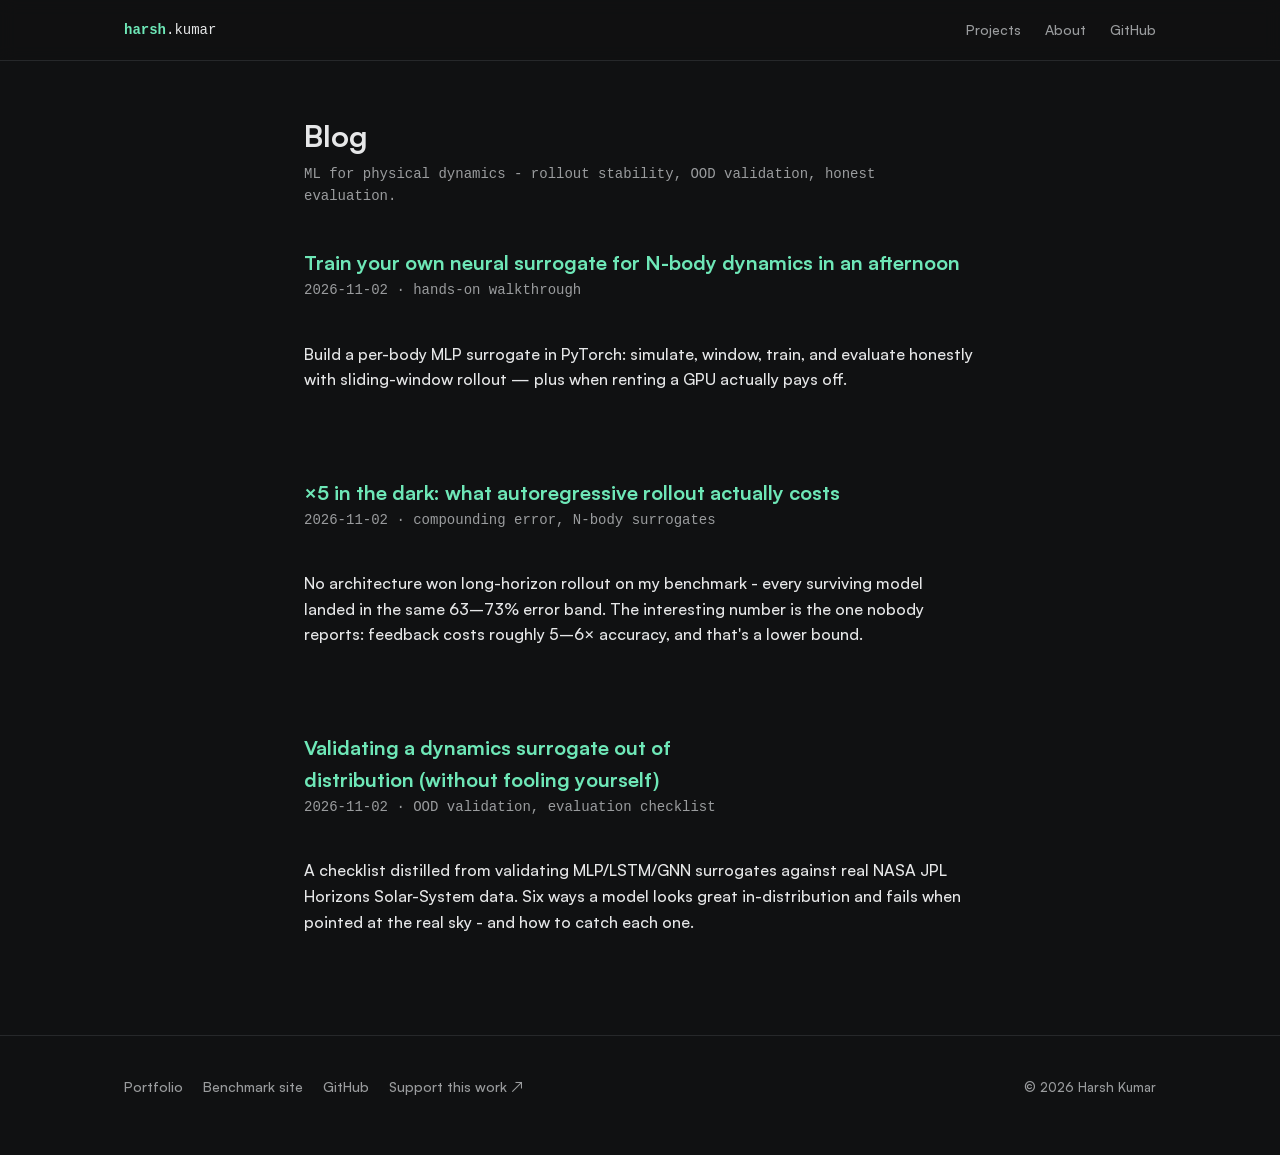
<file: blog/index.html>
<!doctype html>
<html lang="en">
<head>
<meta charset="utf-8">
<meta name="viewport" content="width=device-width, initial-scale=1">
<title>Blog - Harsh Kumar</title>
<meta name="theme-color" content="#101112">
<meta name="description" content="Notes on machine learning for physical dynamics: rollout stability, out-of-distribution validation, and honest evaluation of neural surrogates.">
<link rel="icon" href="data:image/svg+xml,<svg xmlns='http://www.w3.org/2000/svg' viewBox='0 0 100 100'><circle cx='50' cy='50' r='42' fill='%23111' stroke='%23a7f3d0' stroke-width='6'/></svg>">
<link rel="stylesheet" href="style.css">
</head>
<body>
<div class=\"aurora-fld\" aria-hidden=\"true\"></div>

<nav>
  <div class="wrap">
    <a class="name" href="/"><b>harsh</b>.kumar</a>
    <div class="links">
      <a href="/">Projects</a>
      <a href="/#about">About</a>
      <a href="https://github.com/Harsh74-2">GitHub</a>
    </div>
  </div>
</nav>

<section class="list">
  <h1>Blog</h1>
  <p class="meta">ML for physical dynamics - rollout stability, OOD validation, honest evaluation.</p>

  <!-- posts, newest first -->
  <article style="padding:0 0 28px;">
    <h2 style="font-size:20px; margin-bottom:0;"><a class="textlink" href="gpu-walkthrough/">Train your own neural surrogate for N-body dynamics in an afternoon</a></h2>
    <p class="meta">2026-11-02 &middot; hands-on walkthrough</p>
    <p>Build a per-body MLP surrogate in PyTorch: simulate, window, train, and evaluate honestly with sliding-window rollout &mdash; plus when renting a GPU actually pays off.</p>
  </article>

  <article style="padding:0 0 28px;">
    <h2 style="font-size:20px; margin-bottom:0;"><a class="textlink" href="compounding-cost/">&times;5 in the dark: what autoregressive rollout actually costs</a></h2>
    <p class="meta">2026-11-02 &middot; compounding error, N-body surrogates</p>
    <p>No architecture won long-horizon rollout on my benchmark - every surviving model landed in the same 63&ndash;73% error band. The interesting number is the one nobody reports: feedback costs roughly 5&ndash;6&times; accuracy, and that's a lower bound.</p>
  </article>

  <article style="padding:0 0 28px; border-bottom: none;">
    <h2 style="font-size:20px; margin-bottom:0;"><a class="textlink" href="ood-checklist/">Validating a dynamics surrogate out of distribution (without fooling yourself)</a></h2>
    <p class="meta">2026-11-02 &middot; OOD validation, evaluation checklist</p>
    <p>A checklist distilled from validating MLP/LSTM/GNN surrogates against real NASA JPL Horizons Solar-System data. Six ways a model looks great in-distribution and fails when pointed at the real sky - and how to catch each one.</p>
  </article>
</section>

<footer>
  <div class="wrap">
    <div class="links">
      <a href="/">Portfolio</a>
      <a href="https://harsh74-2.github.io/N-body-surrogates/">Benchmark site</a>
      <a href="https://github.com/Harsh74-2">GitHub</a>
      <a href="https://ko-fi.com/harsh40194" class="support">Support this work &nearr;</a>
    </div>
    <span class="fine">&copy; 2026 Harsh Kumar</span>
  </div>
</footer>

</body>
</html>
</file>
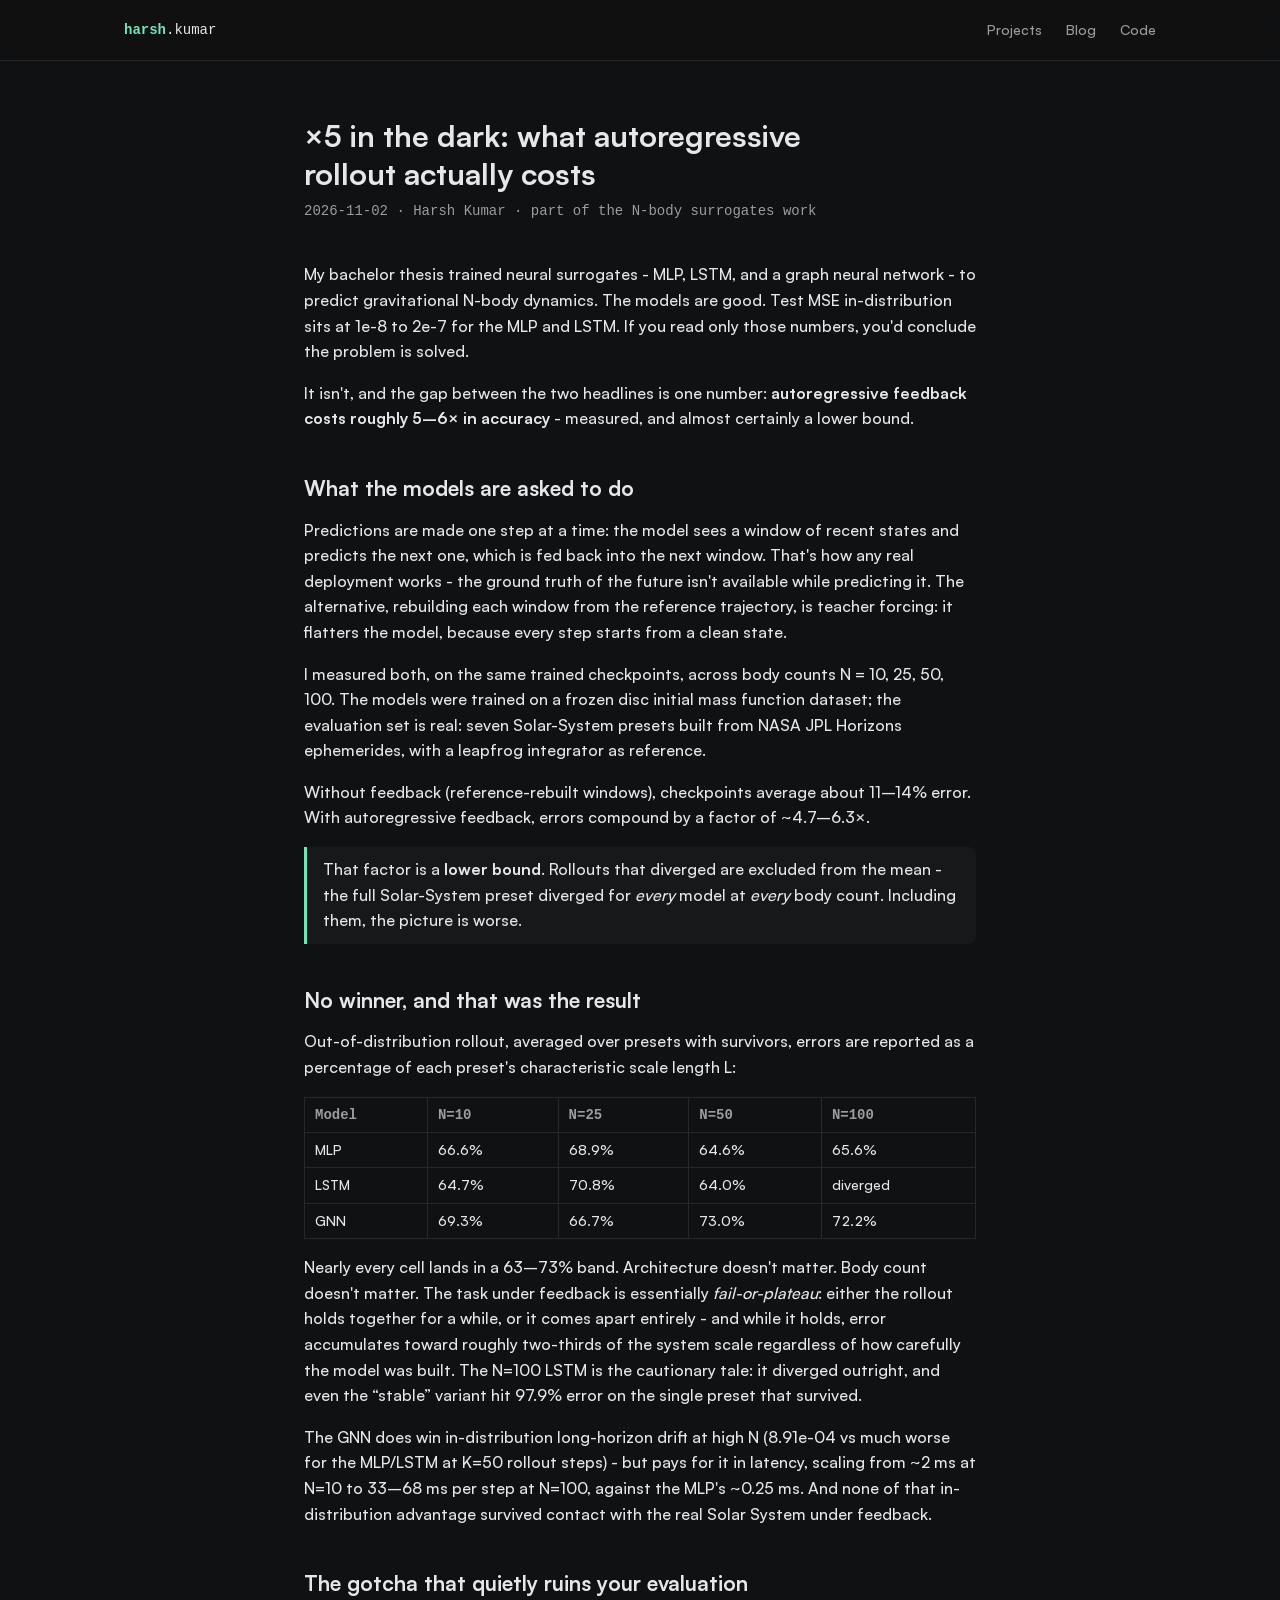
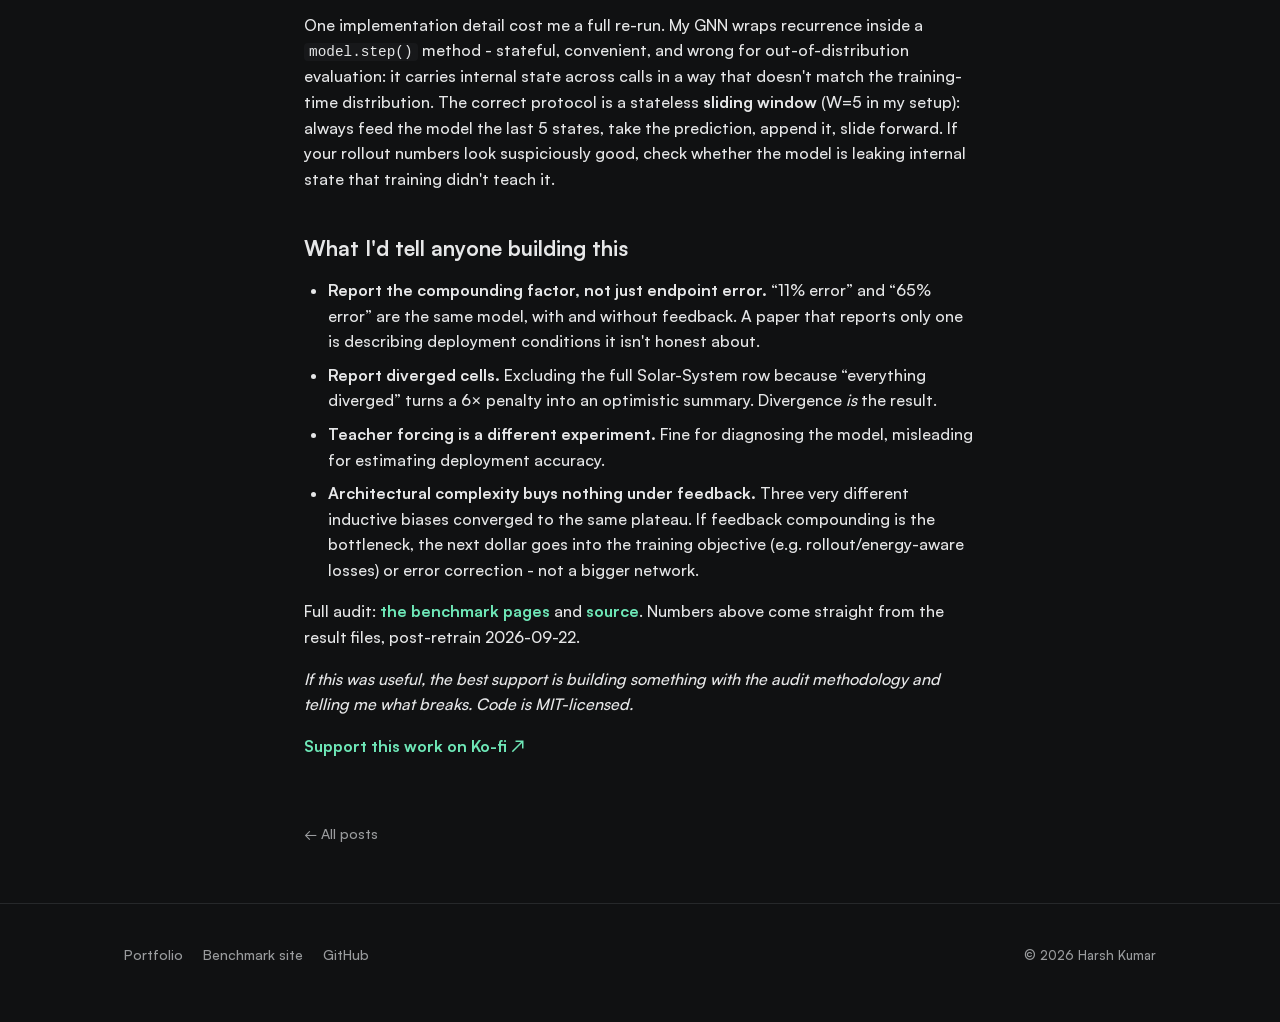
<file: blog/compounding-cost/index.html>
<!doctype html>
<html lang="en">
<head>
<meta charset="utf-8">
<meta name="viewport" content="width=device-width, initial-scale=1">
<title>&times;5 in the dark: what autoregressive rollout actually costs - Harsh Kumar</title>
<meta name="description" content="Autoregressive rollout cost my N-body MLP/LSTM/GNN surrogates a 5-6× accuracy penalty - a lower bound, since diverged rollouts were excluded. No architecture escaped the 63-73% error band. What that means for long-horizon prediction with learned models.">
<link rel="canonical" href="https://harsh74-2.github.io/blog/compounding-cost/">
<meta name="theme-color" content="#101112">
<link rel="icon" href="data:image/svg+xml,<svg xmlns='http://www.w3.org/2000/svg' viewBox='0 0 100 100'><circle cx='50' cy='50' r='42' fill='%23111' stroke='%23a7f3d0' stroke-width='6'/></svg>">
<link rel="stylesheet" href="../style.css">
</head>
<body>

<nav>
  <div class="wrap">
    <a class="name" href="/"><b>harsh</b>.kumar</a>
    <div class="links">
      <a href="/">Projects</a>
      <a href="/blog/">Blog</a>
      <a href="https://github.com/Harsh74-2/n-body-surrogates">Code</a>
    </div>
  </div>
</nav>

<article>
  <h1>&times;5 in the dark: what autoregressive rollout actually costs</h1>
  <p class="meta">2026-11-02 &middot; Harsh Kumar &middot; part of the N-body surrogates work</p>

  <p>My bachelor thesis trained neural surrogates - MLP, LSTM, and a graph neural network - to predict gravitational N-body dynamics. The models are good. Test MSE in-distribution sits at 1e-8 to 2e-7 for the MLP and LSTM. If you read only those numbers, you'd conclude the problem is solved.</p>

  <p>It isn't, and the gap between the two headlines is one number: <strong>autoregressive feedback costs roughly 5&ndash;6&times; in accuracy</strong> - measured, and almost certainly a lower bound.</p>

  <h2>What the models are asked to do</h2>

  <p>Predictions are made one step at a time: the model sees a window of recent states and predicts the next one, which is fed back into the next window. That's how any real deployment works - the ground truth of the future isn't available while predicting it. The alternative, rebuilding each window from the reference trajectory, is teacher forcing: it flatters the model, because every step starts from a clean state.</p>

  <p>I measured both, on the same trained checkpoints, across body counts N = 10, 25, 50, 100. The models were trained on a frozen disc initial mass function dataset; the evaluation set is real: seven Solar-System presets built from NASA JPL Horizons ephemerides, with a leapfrog integrator as reference.</p>

  <p>Without feedback (reference-rebuilt windows), checkpoints average about 11&ndash;14% error. With autoregressive feedback, errors compound by a factor of ~4.7&ndash;6.3&times;.</p>

  <div class="note">That factor is a <strong>lower bound</strong>. Rollouts that diverged are excluded from the mean - the full Solar-System preset diverged for <em>every</em> model at <em>every</em> body count. Including them, the picture is worse.</div>

  <h2>No winner, and that was the result</h2>

  <p>Out-of-distribution rollout, averaged over presets with survivors, errors are reported as a percentage of each preset's characteristic scale length L:</p>

  <table>
    <tr><th>Model</th><th>N=10</th><th>N=25</th><th>N=50</th><th>N=100</th></tr>
    <tr><td>MLP</td><td>66.6%</td><td>68.9%</td><td>64.6%</td><td>65.6%</td></tr>
    <tr><td>LSTM</td><td>64.7%</td><td>70.8%</td><td>64.0%</td><td>diverged</td></tr>
    <tr><td>GNN</td><td>69.3%</td><td>66.7%</td><td>73.0%</td><td>72.2%</td></tr>
  </table>

  <p>Nearly every cell lands in a 63&ndash;73% band. Architecture doesn't matter. Body count doesn't matter. The task under feedback is essentially <em>fail-or-plateau</em>: either the rollout holds together for a while, or it comes apart entirely - and while it holds, error accumulates toward roughly two-thirds of the system scale regardless of how carefully the model was built. The N=100 LSTM is the cautionary tale: it diverged outright, and even the &ldquo;stable&rdquo; variant hit 97.9% error on the single preset that survived.</p>

  <p>The GNN does win in-distribution long-horizon drift at high N (8.91e-04 vs much worse for the MLP/LSTM at K=50 rollout steps) - but pays for it in latency, scaling from ~2 ms at N=10 to 33&ndash;68 ms per step at N=100, against the MLP's ~0.25 ms. And none of that in-distribution advantage survived contact with the real Solar System under feedback.</p>

  <h2>The gotcha that quietly ruins your evaluation</h2>

  <p>One implementation detail cost me a full re-run. My GNN wraps recurrence inside a <code>model.step()</code> method - stateful, convenient, and wrong for out-of-distribution evaluation: it carries internal state across calls in a way that doesn't match the training-time distribution. The correct protocol is a stateless <strong>sliding window</strong> (W=5 in my setup): always feed the model the last 5 states, take the prediction, append it, slide forward. If your rollout numbers look suspiciously good, check whether the model is leaking internal state that training didn't teach it.</p>

  <h2>What I'd tell anyone building this</h2>

  <ul>
    <li><strong>Report the compounding factor, not just endpoint error.</strong> &ldquo;11% error&rdquo; and &ldquo;65% error&rdquo; are the same model, with and without feedback. A paper that reports only one is describing deployment conditions it isn't honest about.</li>
    <li><strong>Report diverged cells.</strong> Excluding the full Solar-System row because &ldquo;everything diverged&rdquo; turns a 6&times; penalty into an optimistic summary. Divergence <em>is</em> the result.</li>
    <li><strong>Teacher forcing is a different experiment.</strong> Fine for diagnosing the model, misleading for estimating deployment accuracy.</li>
    <li><strong>Architectural complexity buys nothing under feedback.</strong> Three very different inductive biases converged to the same plateau. If feedback compounding is the bottleneck, the next dollar goes into the training objective (e.g. rollout/energy-aware losses) or error correction - not a bigger network.</li>
  </ul>

  <p>Full audit: <a class="textlink" href="https://harsh74-2.github.io/N-body-surrogates/">the benchmark pages</a> and <a class="textlink" href="https://github.com/Harsh74-2/n-body-surrogates">source</a>. Numbers above come straight from the result files, post-retrain 2026-09-22.</p>

  <p><em>If this was useful, the best support is building something with the audit methodology and telling me what breaks. Code is MIT-licensed.</em></p>

  <p><a class="textlink" href="https://ko-fi.com/harsh40194">Support this work on Ko-fi &nearr;</a></p>

  <a class="back" href="/blog/">&larr; All posts</a>
</article>

<footer>
  <div class="wrap">
    <div class="links">
      <a href="/">Portfolio</a>
      <a href="https://harsh74-2.github.io/N-body-surrogates/">Benchmark site</a>
      <a href="https://github.com/Harsh74-2">GitHub</a>
    </div>
    <span class="fine">&copy; 2026 Harsh Kumar</span>
  </div>
</footer>

</body>
</html>
</file>
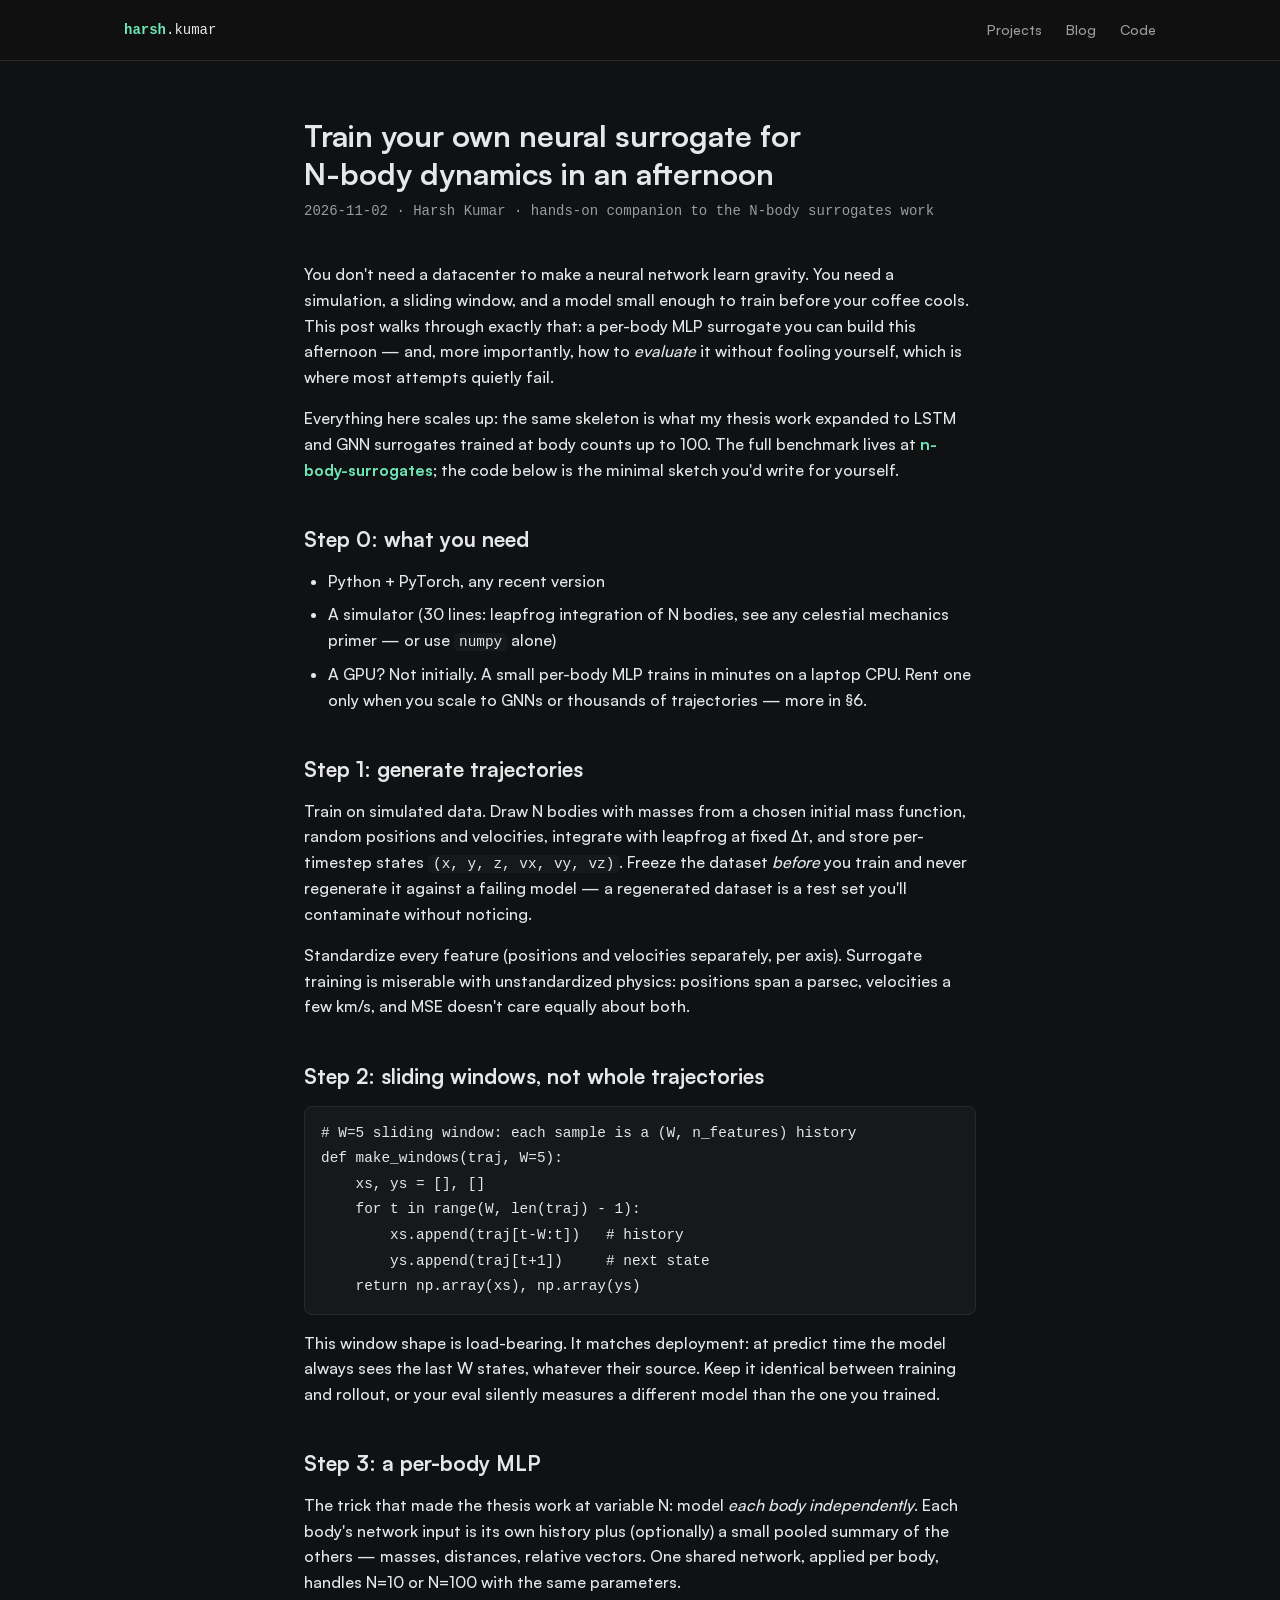
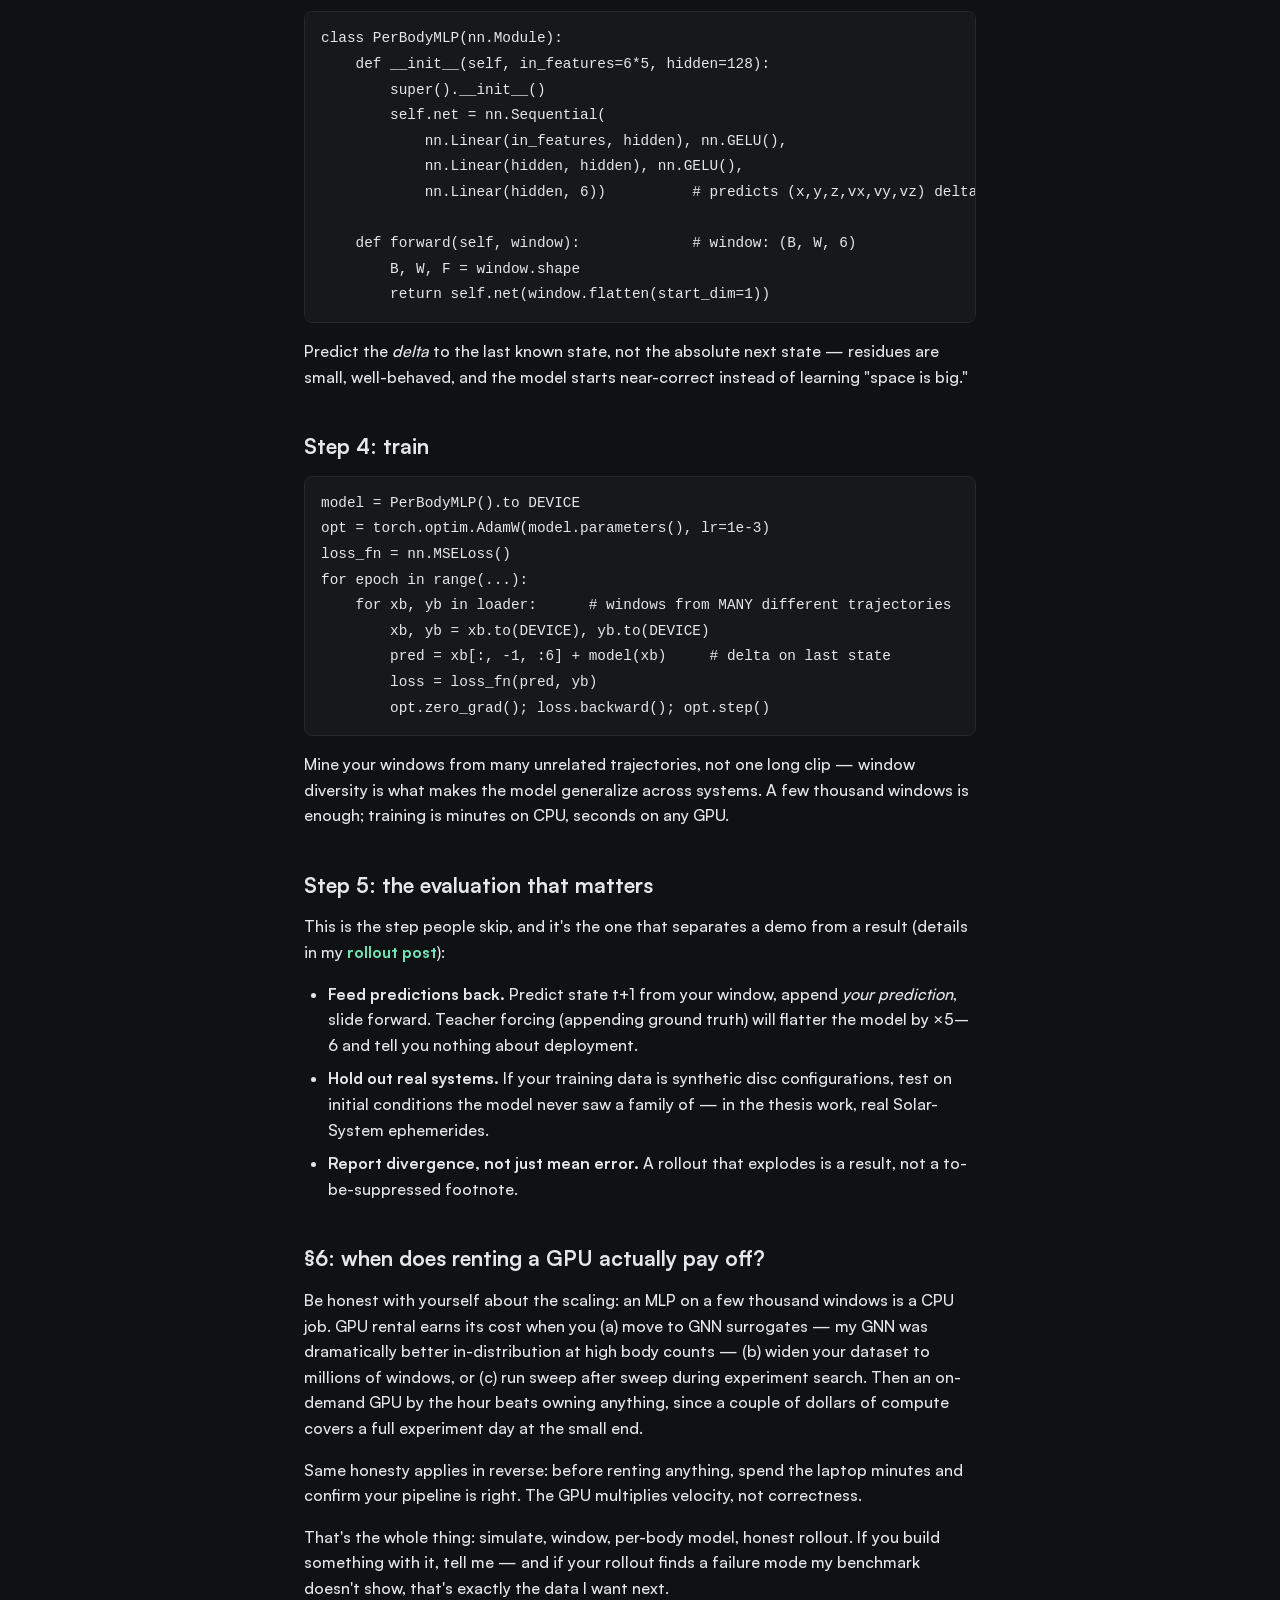
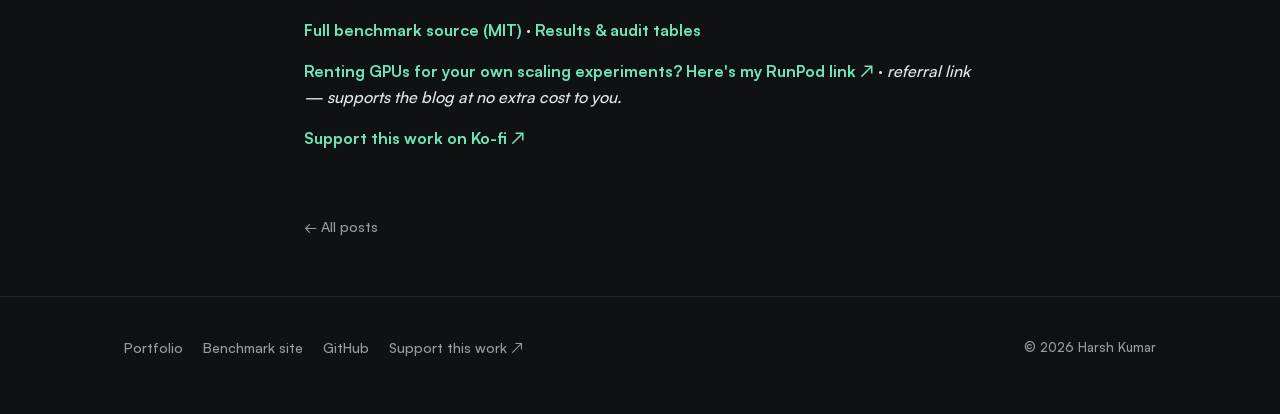
<file: blog/gpu-walkthrough/index.html>
<!doctype html>
<html lang="en">
<head>
<meta charset="utf-8">
<meta name="viewport" content="width=device-width, initial-scale=1">
<title>Train your own neural surrogate for N-body dynamics in an afternoon - Harsh Kumar</title>
<meta name="description" content="A hands-on walkthrough: build and train a small per-body MLP surrogate for gravitational N-body dynamics in PyTorch, evaluate it honestly with sliding-window rollout, and know when renting a GPU actually pays off.">
<link rel="canonical" href="https://harsh74-2.github.io/blog/gpu-walkthrough/">
<link rel="icon" href="data:image/svg+xml,<svg xmlns='http://www.w3.org/2000/svg' viewBox='0 0 100 100'><circle cx='50' cy='50' r='42' fill='%23111' stroke='%23a7f3d0' stroke-width='6'/></svg>">
<meta name="theme-color" content="#101112">
<link rel="stylesheet" href="../style.css">
</head>
<body>

<nav>
  <div class="wrap">
    <a class="name" href="/"><b>harsh</b>.kumar</a>
    <div class="links">
      <a href="/">Projects</a>
      <a href="/blog/">Blog</a>
      <a href="https://github.com/Harsh74-2/n-body-surrogates">Code</a>
    </div>
  </div>
</nav>

<article>
  <h1>Train your own neural surrogate for N-body dynamics in an afternoon</h1>
  <p class="meta">2026-11-02 &middot; Harsh Kumar &middot; hands-on companion to the N-body surrogates work</p>

  <p>You don't need a datacenter to make a neural network learn gravity. You need a simulation, a sliding window, and a model small enough to train before your coffee cools. This post walks through exactly that: a per-body MLP surrogate you can build this afternoon &mdash; and, more importantly, how to <em>evaluate</em> it without fooling yourself, which is where most attempts quietly fail.</p>

  <p>Everything here scales up: the same skeleton is what my thesis work expanded to LSTM and GNN surrogates trained at body counts up to 100. The full benchmark lives at <a class="textlink" href="https://harsh74-2.github.io/N-body-surrogates/">n-body-surrogates</a>; the code below is the minimal sketch you'd write for yourself.</p>

  <h2>Step 0: what you need</h2>
  <ul>
    <li>Python + PyTorch, any recent version</li>
    <li>A simulator (30 lines: leapfrog integration of N bodies, see any celestial mechanics primer &mdash; or use <code>numpy</code> alone)</li>
    <li>A GPU? Not initially. A small per-body MLP trains in minutes on a laptop CPU. Rent one only when you scale to GNNs or thousands of trajectories &mdash; more in &sect;6.</li>
  </ul>

  <h2>Step 1: generate trajectories</h2>

  <p>Train on simulated data. Draw N bodies with masses from a chosen initial mass function, random positions and velocities, integrate with leapfrog at fixed &Delta;t, and store per-timestep states <code>(x, y, z, vx, vy, vz)</code>. Freeze the dataset <em>before</em> you train and never regenerate it against a failing model &mdash; a regenerated dataset is a test set you'll contaminate without noticing.</p>

  <p>Standardize every feature (positions and velocities separately, per axis). Surrogate training is miserable with unstandardized physics: positions span a parsec, velocities a few km/s, and MSE doesn't care equally about both.</p>

  <h2>Step 2: sliding windows, not whole trajectories</h2>

  <pre><code># W=5 sliding window: each sample is a (W, n_features) history
def make_windows(traj, W=5):
    xs, ys = [], []
    for t in range(W, len(traj) - 1):
        xs.append(traj[t-W:t])   # history
        ys.append(traj[t+1])     # next state
    return np.array(xs), np.array(ys)</code></pre>

  <p>This window shape is load-bearing. It matches deployment: at predict time the model always sees the last W states, whatever their source. Keep it identical between training and rollout, or your eval silently measures a different model than the one you trained.</p>

  <h2>Step 3: a per-body MLP</h2>

  <p>The trick that made the thesis work at variable N: model <em>each body independently</em>. Each body's network input is its own history plus (optionally) a small pooled summary of the others &mdash; masses, distances, relative vectors. One shared network, applied per body, handles N=10 or N=100 with the same parameters.</p>

  <pre><code>class PerBodyMLP(nn.Module):
    def __init__(self, in_features=6*5, hidden=128):
        super().__init__()
        self.net = nn.Sequential(
            nn.Linear(in_features, hidden), nn.GELU(),
            nn.Linear(hidden, hidden), nn.GELU(),
            nn.Linear(hidden, 6))          # predicts (x,y,z,vx,vy,vz) delta

    def forward(self, window):             # window: (B, W, 6)
        B, W, F = window.shape
        return self.net(window.flatten(start_dim=1))</code></pre>

  <p>Predict the <em>delta</em> to the last known state, not the absolute next state &mdash; residues are small, well-behaved, and the model starts near-correct instead of learning "space is big."</p>

  <h2>Step 4: train</h2>

  <pre><code>model = PerBodyMLP().to DEVICE
opt = torch.optim.AdamW(model.parameters(), lr=1e-3)
loss_fn = nn.MSELoss()
for epoch in range(...):
    for xb, yb in loader:      # windows from MANY different trajectories
        xb, yb = xb.to(DEVICE), yb.to(DEVICE)
        pred = xb[:, -1, :6] + model(xb)     # delta on last state
        loss = loss_fn(pred, yb)
        opt.zero_grad(); loss.backward(); opt.step()</code></pre>

  <p>Mine your windows from many unrelated trajectories, not one long clip &mdash; window diversity is what makes the model generalize across systems. A few thousand windows is enough; training is minutes on CPU, seconds on any GPU.</p>

  <h2>Step 5: the evaluation that matters</h2>

  <p>This is the step people skip, and it's the one that separates a demo from a result (details in my <a class="textlink" href="../compounding-cost/">rollout post</a>):</p>

  <ul>
    <li><strong>Feed predictions back.</strong> Predict state t+1 from your window, append <em>your prediction</em>, slide forward. Teacher forcing (appending ground truth) will flatter the model by &times;5&ndash;6 and tell you nothing about deployment.</li>
    <li><strong>Hold out real systems.</strong> If your training data is synthetic disc configurations, test on initial conditions the model never saw a family of &mdash; in the thesis work, real Solar-System ephemerides.</li>
    <li><strong>Report divergence, not just mean error.</strong> A rollout that explodes is a result, not a to-be-suppressed footnote.</li>
  </ul>

  <h2>&sect;6: when does renting a GPU actually pay off?</h2>

  <p>Be honest with yourself about the scaling: an MLP on a few thousand windows is a CPU job. GPU rental earns its cost when you (a) move to GNN surrogates &mdash; my GNN was dramatically better in-distribution at high body counts &mdash; (b) widen your dataset to millions of windows, or (c) run sweep after sweep during experiment search. Then an on-demand GPU by the hour beats owning anything, since a couple of dollars of compute covers a full experiment day at the small end.</p>

  <p>Same honesty applies in reverse: before renting anything, spend the laptop minutes and confirm your pipeline is right. The GPU multiplies velocity, not correctness.</p>

  <p>That's the whole thing: simulate, window, per-body model, honest rollout. If you build something with it, tell me &mdash; and if your rollout finds a failure mode my benchmark doesn't show, that's exactly the data I want next.</p>

  <p><a class="textlink" href="https://github.com/Harsh74-2/n-body-surrogates">Full benchmark source (MIT)</a> &middot; <a class="textlink" href="https://harsh74-2.github.io/N-body-surrogates/">Results &amp; audit tables</a></p>

  <!-- RunPod referral: earnings from referred usage; see RunPod referral terms. -->
  <p><a class="textlink" href="https://runpod.io?ref=teim9mzm">Renting GPUs for your own scaling experiments? Here's my RunPod link &nearr;</a> &middot; <em>referral link &mdash; supports the blog at no extra cost to you.</em></p>

  <!-- TODO (monetization): Pinecone link belongs in a future retrieval post; via network approval (re-apply Nov 2026). -->

  <p><a class="textlink" href="https://ko-fi.com/harsh40194">Support this work on Ko-fi &nearr;</a></p>

  <a class="back" href="/blog/">&larr; All posts</a>
</article>

<footer>
  <div class="wrap">
    <div class="links">
      <a href="/">Portfolio</a>
      <a href="https://harsh74-2.github.io/N-body-surrogates/">Benchmark site</a>
      <a href="https://github.com/Harsh74-2">GitHub</a>
      <a href="https://ko-fi.com/harsh40194" class="support">Support this work &nearr;</a>
    </div>
    <span class="fine">&copy; 2026 Harsh Kumar</span>
  </div>
</footer>

</body>
</html>
</file>
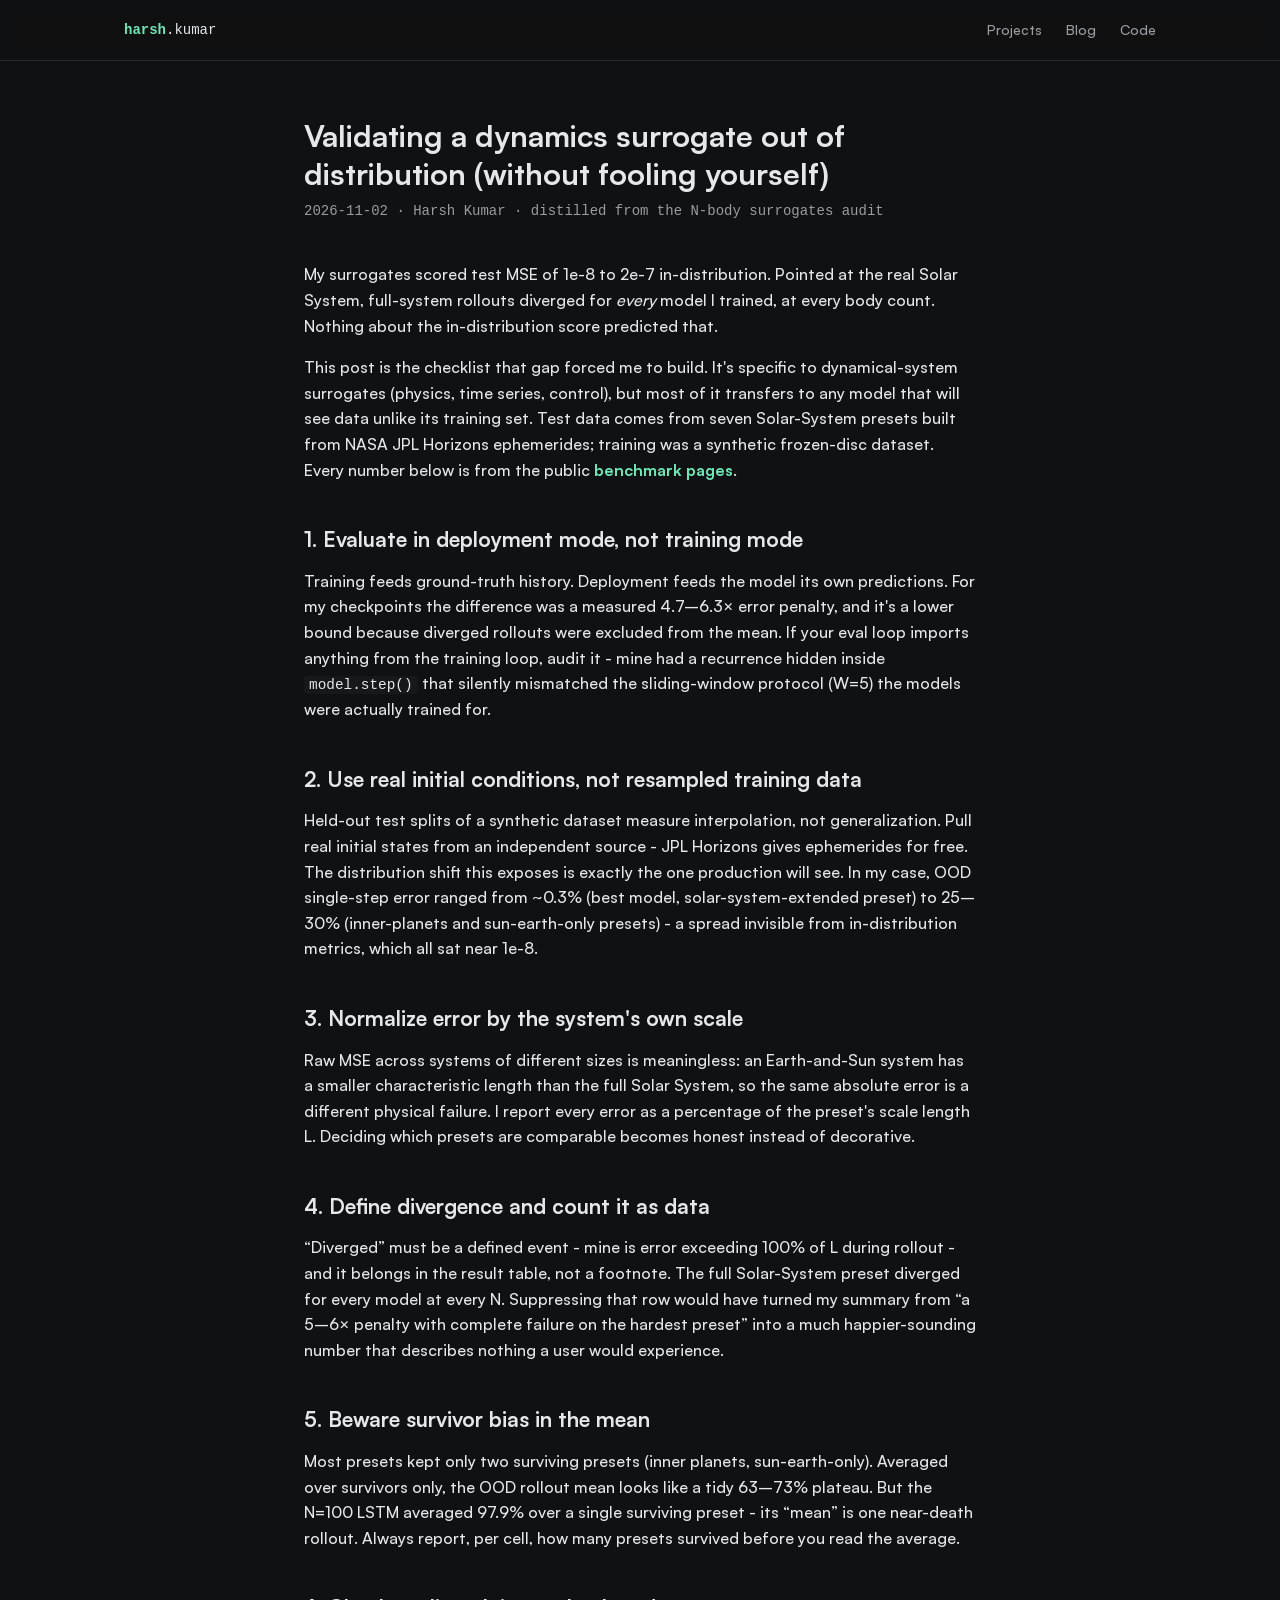
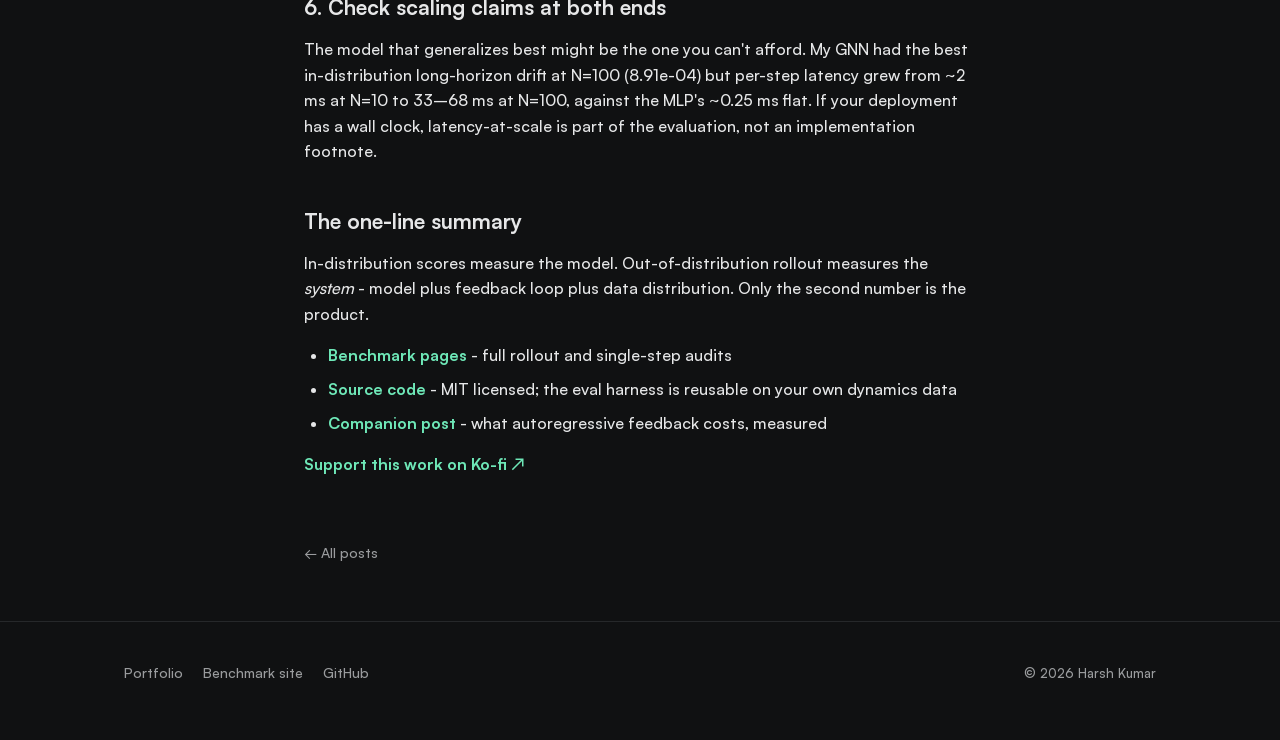
<file: blog/ood-checklist/index.html>
<!doctype html>
<html lang="en">
<head>
<meta charset="utf-8">
<meta name="viewport" content="width=device-width, initial-scale=1">
<title>Validating a dynamics surrogate out of distribution (without fooling yourself) - Harsh Kumar</title>
<meta name="description" content="Six ways a learned dynamics model looks great in-distribution and fails on real data - a checklist distilled from validating MLP/LSTM/GNN N-body surrogates against NASA JPL Horizons Solar-System ephemerides.">
<link rel="canonical" href="https://harsh74-2.github.io/blog/ood-checklist/">
<meta name="theme-color" content="#101112">
<link rel="icon" href="data:image/svg+xml,<svg xmlns='http://www.w3.org/2000/svg' viewBox='0 0 100 100'><circle cx='50' cy='50' r='42' fill='%23111' stroke='%23a7f3d0' stroke-width='6'/></svg>">
<link rel="stylesheet" href="../style.css">
</head>
<body>

<nav>
  <div class="wrap">
    <a class="name" href="/"><b>harsh</b>.kumar</a>
    <div class="links">
      <a href="/">Projects</a>
      <a href="/blog/">Blog</a>
      <a href="https://github.com/Harsh74-2/n-body-surrogates">Code</a>
    </div>
  </div>
</nav>

<article>
  <h1>Validating a dynamics surrogate out of distribution (without fooling yourself)</h1>
  <p class="meta">2026-11-02 &middot; Harsh Kumar &middot; distilled from the N-body surrogates audit</p>

  <p>My surrogates scored test MSE of 1e-8 to 2e-7 in-distribution. Pointed at the real Solar System, full-system rollouts diverged for <em>every</em> model I trained, at every body count. Nothing about the in-distribution score predicted that.</p>

  <p>This post is the checklist that gap forced me to build. It's specific to dynamical-system surrogates (physics, time series, control), but most of it transfers to any model that will see data unlike its training set. Test data comes from seven Solar-System presets built from NASA JPL Horizons ephemerides; training was a synthetic frozen-disc dataset. Every number below is from the public <a class="textlink" href="https://harsh74-2.github.io/N-body-surrogates/">benchmark pages</a>.</p>

  <h2>1. Evaluate in deployment mode, not training mode</h2>

  <p>Training feeds ground-truth history. Deployment feeds the model its own predictions. For my checkpoints the difference was a measured 4.7&ndash;6.3&times; error penalty, and it's a lower bound because diverged rollouts were excluded from the mean. If your eval loop imports anything from the training loop, audit it - mine had a recurrence hidden inside <code>model.step()</code> that silently mismatched the sliding-window protocol (W=5) the models were actually trained for.</p>

  <h2>2. Use real initial conditions, not resampled training data</h2>

  <p>Held-out test splits of a synthetic dataset measure interpolation, not generalization. Pull real initial states from an independent source - JPL Horizons gives ephemerides for free. The distribution shift this exposes is exactly the one production will see. In my case, OOD single-step error ranged from ~0.3% (best model, solar-system-extended preset) to 25&ndash;30% (inner-planets and sun-earth-only presets) - a spread invisible from in-distribution metrics, which all sat near 1e-8.</p>

  <h2>3. Normalize error by the system's own scale</h2>

  <p>Raw MSE across systems of different sizes is meaningless: an Earth-and-Sun system has a smaller characteristic length than the full Solar System, so the same absolute error is a different physical failure. I report every error as a percentage of the preset's scale length L. Deciding which presets are comparable becomes honest instead of decorative.</p>

  <h2>4. Define divergence and count it as data</h2>

  <p>&ldquo;Diverged&rdquo; must be a defined event - mine is error exceeding 100% of L during rollout - and it belongs in the result table, not a footnote. The full Solar-System preset diverged for every model at every N. Suppressing that row would have turned my summary from &ldquo;a 5&ndash;6&times; penalty with complete failure on the hardest preset&rdquo; into a much happier-sounding number that describes nothing a user would experience.</p>

  <h2>5. Beware survivor bias in the mean</h2>

  <p>Most presets kept only two surviving presets (inner planets, sun-earth-only). Averaged over survivors only, the OOD rollout mean looks like a tidy 63&ndash;73% plateau. But the N=100 LSTM averaged 97.9% over a single surviving preset - its &ldquo;mean&rdquo; is one near-death rollout. Always report, per cell, how many presets survived before you read the average.</p>

  <h2>6. Check scaling claims at both ends</h2>

  <p>The model that generalizes best might be the one you can't afford. My GNN had the best in-distribution long-horizon drift at N=100 (8.91e-04) but per-step latency grew from ~2 ms at N=10 to 33&ndash;68 ms at N=100, against the MLP's ~0.25 ms flat. If your deployment has a wall clock, latency-at-scale is part of the evaluation, not an implementation footnote.</p>

  <h2>The one-line summary</h2>

  <p>In-distribution scores measure the model. Out-of-distribution rollout measures the <em>system</em> - model plus feedback loop plus data distribution. Only the second number is the product.</p>

  <ul>
    <li><a class="textlink" href="https://harsh74-2.github.io/N-body-surrogates/">Benchmark pages</a> - full rollout and single-step audits</li>
    <li><a class="textlink" href="https://github.com/Harsh74-2/n-body-surrogates">Source code</a> - MIT licensed; the eval harness is reusable on your own dynamics data</li>
    <li><a class="textlink" href="/blog/compounding-cost/">Companion post</a> - what autoregressive feedback costs, measured</li>
  </ul>

  <p><a class="textlink" href="https://ko-fi.com/harsh40194">Support this work on Ko-fi &nearr;</a></p>

  <a class="back" href="/blog/">&larr; All posts</a>
</article>

<footer>
  <div class="wrap">
    <div class="links">
      <a href="/">Portfolio</a>
      <a href="https://harsh74-2.github.io/N-body-surrogates/">Benchmark site</a>
      <a href="https://github.com/Harsh74-2">GitHub</a>
    </div>
    <span class="fine">&copy; 2026 Harsh Kumar</span>
  </div>
</footer>

</body>
</html>
</file>
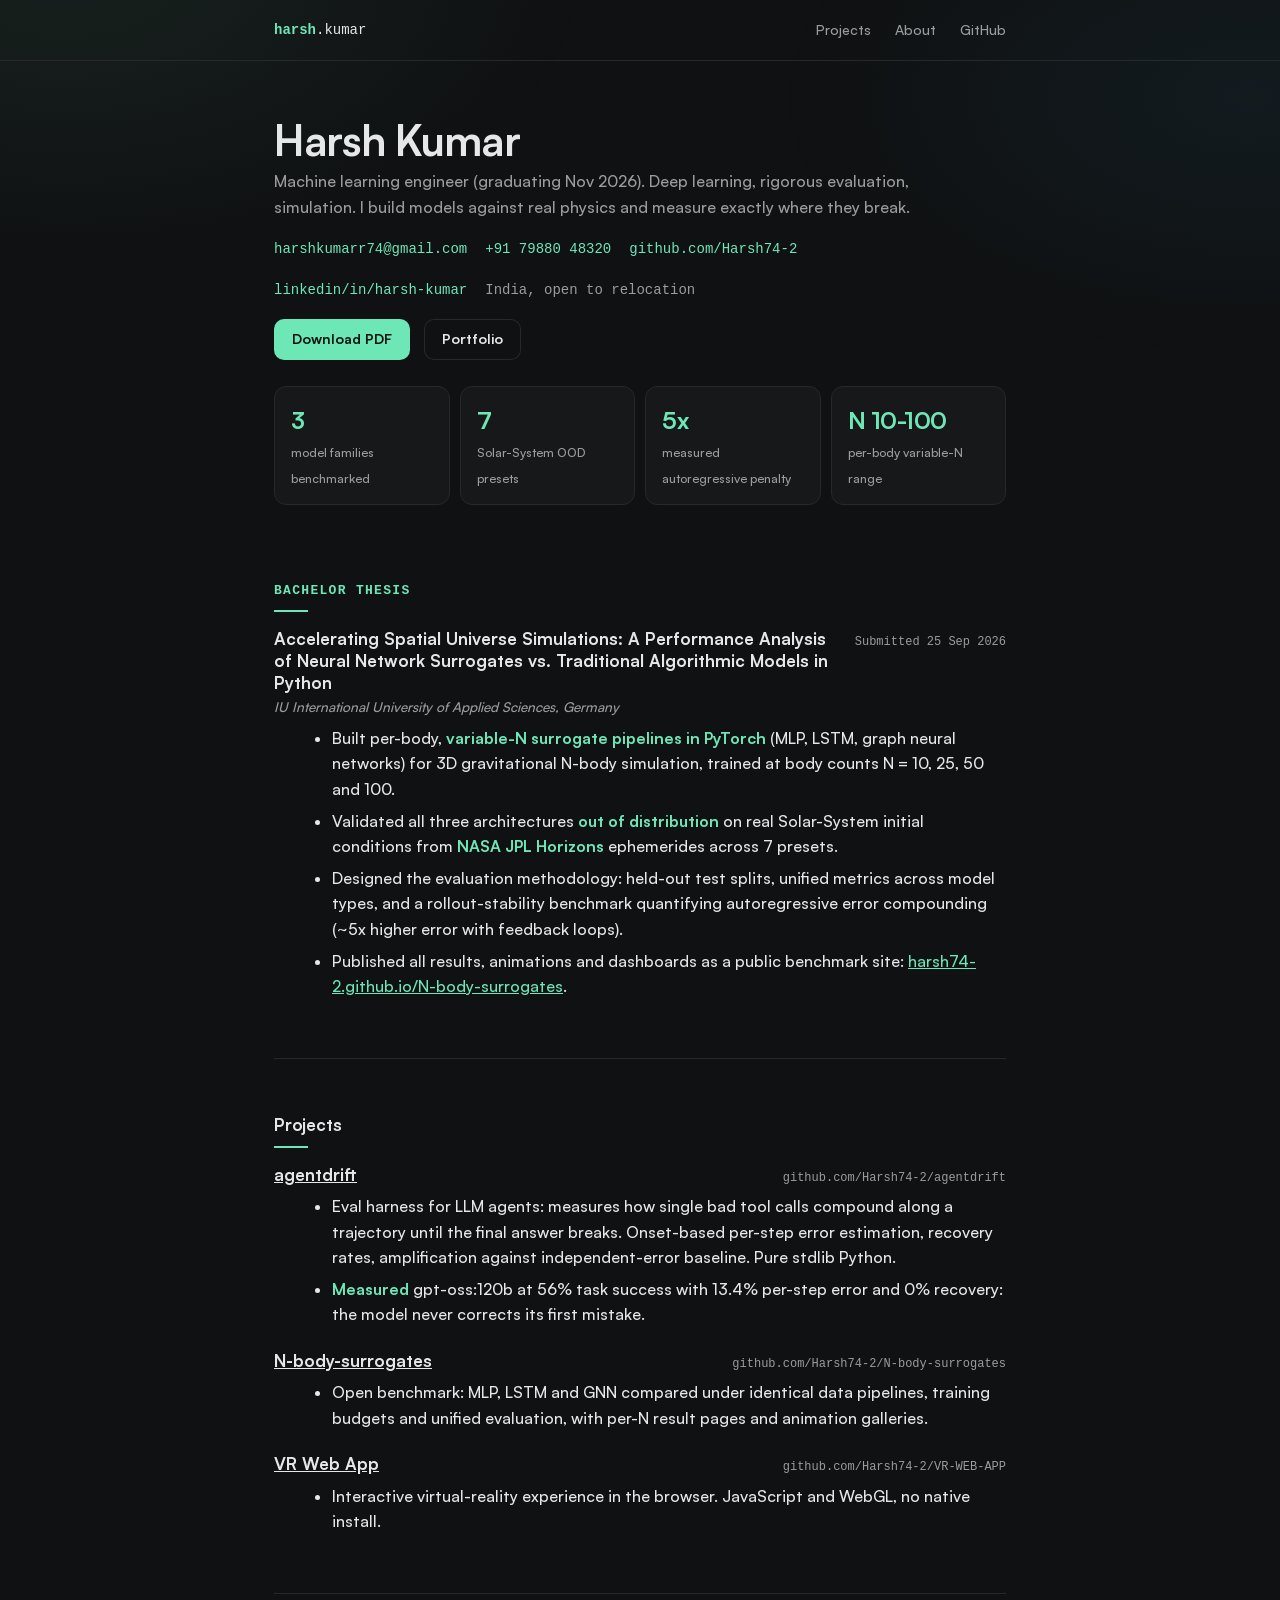
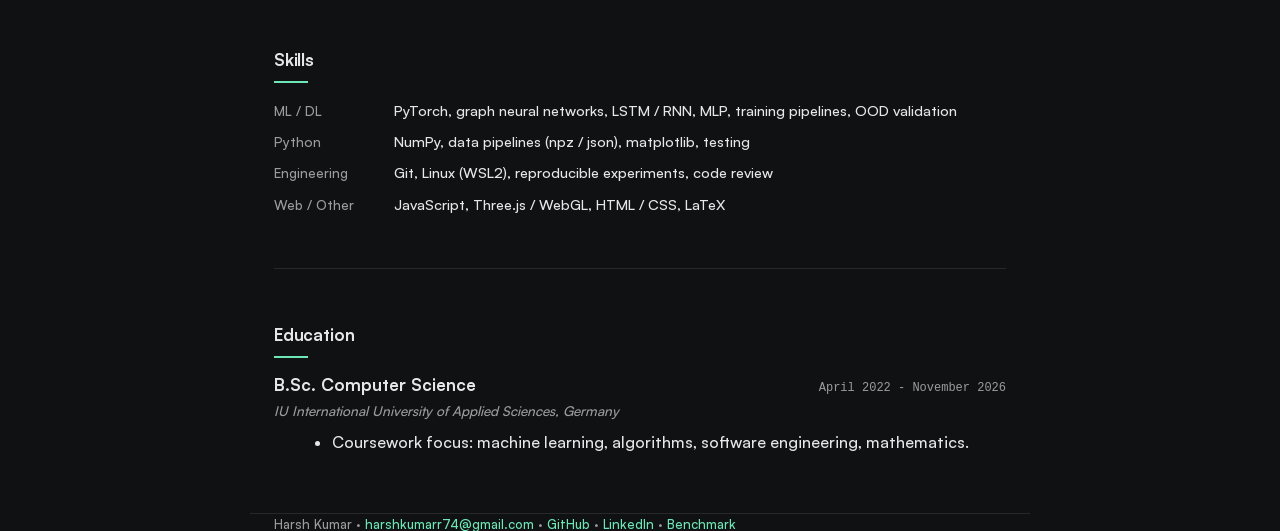
<file: resume.html>
<!doctype html>
<html lang="en">
<head>
<meta charset="utf-8">
<meta name="viewport" content="width=device-width, initial-scale=1">
<title>Harsh Kumar - Resume</title>
<meta name="description" content="Harsh Kumar, BSc Computer Science, machine learning: N-body surrogates thesis, agent eval harness, WebXR. Résumé with projects, skills and education.">
<link rel="icon" href="data:image/svg+xml,<svg xmlns='http://www.w3.org/2000/svg' viewBox='0 0 100 100'><circle cx='50' cy='50' r='42' fill='%23111' stroke='%23a7f3d0' stroke-width='6'/></svg>">
<style>
  :root {
    --bg: #101112; --bg-soft: #17181a; --text: #e6e7e8; --muted: #9a9c9e;
    --accent: #6ee7b7; --line: #26282a;
    --mono: ui-monospace, "Cascadia Code", "JetBrains Mono", Menlo, monospace;
    --sans: "Satoshi", system-ui, "Segoe UI", sans-serif;
  }
  @font-face { font-family: "Satoshi"; src: url("fonts/Satoshi-500.woff2") format("woff2"); font-weight: 500; font-display: swap; }
  @font-face { font-family: "Satoshi"; src: url("fonts/Satoshi-700.woff2") format("woff2"); font-weight: 700; font-display: swap; }
  * { box-sizing: border-box; margin: 0; }
  body { background: var(--bg); color: var(--text); font: 16px/1.6 var(--sans); -webkit-font-smoothing: antialiased; }
  a { color: inherit; }
  .wrap { max-width: 780px; margin: 0 auto; padding: 0 24px; }

  nav { border-bottom: 1px solid var(--line); }
  nav .wrap { display: flex; justify-content: space-between; align-items: center; height: 60px; }
  nav .name { font-family: var(--mono); font-size: 14px; text-decoration: none; }
  nav .name b { color: var(--accent); font-weight: 600; }
  nav .links { display: flex; gap: 24px; font-size: 14px; }
  nav .links a { color: var(--muted); text-decoration: none; }
  nav .links a:hover, nav .links a.active { color: var(--text); }

  header.resume-top { text-align: left; padding: 56px 0 24px; }
  h1 { font-size: clamp(30px, 5vw, 42px); letter-spacing: -0.02em; line-height: 1.1; }
  .tagline { color: var(--muted); margin-top: 6px; max-width: 60ch; }
  .contact { display: flex; flex-wrap: wrap; gap: 18px; margin-top: 18px; font-size: 14px; }
  .contact a { color: var(--accent); text-decoration: none; font-family: var(--mono); }
  .contact a:hover { text-decoration: underline; }
  .dl { display: inline-block; background: var(--accent); color: #0b1512; font-weight: 600; padding: 9px 18px; border-radius: 10px; text-decoration: none; font-size: 14px; margin-top: 18px; }
  .dl:hover { filter: brightness(1.08); }
  .dl:active { transform: translateY(1px); }
  .dl.ghost { background: transparent; color: var(--text); box-shadow: inset 0 0 0 1px var(--line); margin-left: 10px; }
  .dl.ghost:hover { box-shadow: inset 0 0 0 1px var(--muted); }

  section { padding: 52px 0; }
  section + section { border-top: 1px solid var(--line); }
  h2 { font-size: 17px; color: var(--text); margin-bottom: 16px; font-weight: 700; letter-spacing: -0.01em; }
  /* single eyebrow: only the thesis section carries a label */
  #thesis h2 { font-family: var(--mono); font-size: 13px; color: var(--accent); letter-spacing: 0.1em; text-transform: uppercase; font-weight: 600; }

  /* motion system (same language as the portfolio, recruiter-calibrated) */
  .aurora-fld { position: fixed; inset: -20%; z-index: -1; pointer-events: none;
    background: radial-gradient(42% 34% at 18% 12%, rgba(110,231,183,.075), transparent 70%),
                radial-gradient(38% 30% at 84% 22%, rgba(56,189,248,.06), transparent 70%);
    animation: aur 26s ease-in-out infinite alternate; }
  @keyframes aur { to { transform: translate3d(-3%, 2%, 0) scale(1.06); } }
  .metrics { display: grid; grid-template-columns: repeat(4, 1fr); gap: 10px; margin-top: 26px; }
  .metrics .m { background: var(--bg-soft); border: 1px solid var(--line); border-radius: 12px; padding: 14px 16px; transition: transform .4s cubic-bezier(.16,1,.3,1), border-color .4s; }
  .metrics .m:hover { transform: translateY(-3px); border-color: var(--accent); }
  .metrics .m b { display: block; font-size: 24px; color: var(--accent); font-weight: 700; letter-spacing: -0.02em; }
  .metrics .m span { font-size: 12.5px; color: var(--muted); }

  .entry + .entry { margin-top: 22px; }
  .entry-head { display: flex; justify-content: space-between; gap: 12px; align-items: baseline; }
  .entry-head h3 { font-size: 17px; line-height: 1.3; }
  .when { font-family: var(--mono); font-size: 12px; color: var(--muted); white-space: nowrap; }
  .where { font-size: 13.5px; color: var(--muted); margin: 2px 0 8px; font-style: italic; }
  ul { margin: 6px 0 0 18px; }
  li { margin-bottom: 6px; color: var(--text); }
  li b { color: var(--accent); font-weight: 600; }

  .skills { display: grid; gap: 8px; }
  .skills .row { display: flex; gap: 10px; align-items: baseline; }
  .skills b { font-size: 13.5px; min-width: 110px; color: var(--muted); font-weight: 500; }
  .skills span { font-size: 14.5px; }

  footer { border-top: 1px solid var(--line); padding: 28px 0 48px; color: var(--muted); font-size: 13px; }
  footer a { color: var(--accent); text-decoration: none; }

  @media print {
    :root { --bg: #fff; --text: #1a1a1a; --muted: #444; --line: #ccc; --accent: #0a6e46; --bg-soft: #fff; }
    nav, .dl, footer, .aurora-fld, .metrics { display: none !important; }
    * { animation: none !important; transition: none !important; opacity: 1 !important; transform: none !important; }
    body { background: #fff; }
    header.resume-top { padding: 0 0 12px; }
    section { padding: 14px 0; break-inside: avoid; }
    a { color: inherit; text-decoration: none; }
    .wrap { max-width: none; }
  }
  @media (max-width: 640px) {
    .metrics { grid-template-columns: 1fr 1fr; }
    .entry-head { flex-direction: column; gap: 0; }
    .skills .row { flex-direction: column; gap: 0; }
  }

  /* motion: reveals + staged entrance; everything collapses to static on
     reduced-motion, and print strips all of it */
  @media (prefers-reduced-motion: no-preference) {
    h2::after { content: ""; display: block; width: 34px; height: 2px; background: var(--accent); margin-top: 8px; transform: scaleX(0); transform-origin: left; transition: transform .6s cubic-bezier(.16,1,.3,1) .15s; }
    .in h2::after, h2.in::after { transform: scaleX(1); }
    .reveal { opacity: 0; transform: translateY(18px); transition: opacity .7s cubic-bezier(.16,1,.3,1), transform .7s cubic-bezier(.16,1,.3,1); transition-delay: var(--d, 0s); }
    .reveal.in { opacity: 1; transform: none; }
    .entry-head h3 { transition: color .3s; }
    .entry:hover .entry-head h3 { color: var(--accent); }
    .contact a, .textlink { transition: color .3s, text-underline-offset .3s; }
    .contact a:hover, .textlink:hover { text-underline-offset: 4px; }
    .dl { transition: transform .3s cubic-bezier(.16,1,.3,1), filter .3s, box-shadow .3s; }
    .dl:hover { transform: translateY(-2px); }
    .dl:active { transform: translateY(0); }
    @keyframes rise { from { opacity: 0; transform: translateY(22px); filter: blur(5px); } to { opacity: 1; transform: none; filter: none; } }
    .resume-top > * { animation: rise .8s cubic-bezier(.16,1,.3,1) both; }
    .metrics .m { animation: rise .8s cubic-bezier(.16,1,.3,1) both; }
    .metrics .m:nth-child(1) { animation-delay: .45s; }
    .metrics .m:nth-child(2) { animation-delay: .52s; }
    .metrics .m:nth-child(3) { animation-delay: .59s; }
    .metrics .m:nth-child(4) { animation-delay: .66s; }
    .resume-top > :nth-child(2) { animation-delay: .08s; }
    .resume-top > :nth-child(3) { animation-delay: .16s; }
    .resume-top > :nth-child(4) { animation-delay: .22s; }
    .resume-top > :nth-child(5) { animation-delay: .28s; }
    .resume-top > :nth-child(6) { animation-delay: .34s; }
  }
</style>
</head>
<body>

<div class="aurora-fld" aria-hidden="true"></div>

<nav>
  <div class="wrap">
    <a class="name" href="index.html"><b>harsh</b>.kumar</a>
    <div class="links">
      <a href="index.html#projects">Projects</a>
      <a href="index.html#about">About</a>
      <a href="https://github.com/Harsh74-2">GitHub</a>
    </div>
  </div>
</nav>

<div class="wrap">
  <header class="resume-top">
    <h1>Harsh Kumar</h1>
    <p class="tagline">Machine learning engineer (graduating Nov 2026). Deep learning, rigorous evaluation, simulation. I build models against real physics and measure exactly where they break.</p>
    <div class="contact">
      <a href="mailto:harshkumarr74@gmail.com">harshkumarr74@gmail.com</a>
      <a href="tel:+917988048320">+91 79880 48320</a>
      <a href="https://github.com/Harsh74-2">github.com/Harsh74-2</a>
      <a href="https://www.linkedin.com/in/harsh-kumar-aa55453a2/">linkedin/in/harsh-kumar</a>
      <a href="mailto:harshkumarr74@gmail.com" style="color:var(--muted)">India, open to relocation</a>
    </div>
    <a class="dl" href="resume.pdf" download>Download PDF</a>
    <a class="dl ghost" href="index.html">Portfolio</a>
    <div class="metrics">
      <div class="m"><b>3</b><span>model families benchmarked</span></div>
      <div class="m"><b>7</b><span>Solar-System OOD presets</span></div>
      <div class="m"><b>5x</b><span>measured autoregressive penalty</span></div>
      <div class="m"><b>N 10-100</b><span>per-body variable-N range</span></div>
    </div>
  </header>
</div>

<div class="wrap">

<section id="thesis">
  <h2>Bachelor Thesis</h2>
  <div class="entry">
    <div class="entry-head">
      <h3>Accelerating Spatial Universe Simulations: A Performance Analysis of Neural Network Surrogates vs. Traditional Algorithmic Models in Python</h3>
      <span class="when">Submitted 25 Sep 2026</span>
    </div>
    <div class="where">IU International University of Applied Sciences, Germany</div>
    <ul>
      <li>Built per-body, <b>variable-N surrogate pipelines in PyTorch</b> (MLP, LSTM, graph neural networks) for 3D gravitational N-body simulation, trained at body counts N = 10, 25, 50 and 100.</li>
      <li>Validated all three architectures <b>out of distribution</b> on real Solar-System initial conditions from <b>NASA JPL Horizons</b> ephemerides across 7 presets.</li>
      <li>Designed the evaluation methodology: held-out test splits, unified metrics across model types, and a rollout-stability benchmark quantifying autoregressive error compounding (~5x higher error with feedback loops).</li>
      <li>Published all results, animations and dashboards as a public benchmark site: <a class="textlink" href="https://harsh74-2.github.io/N-body-surrogates/" style="color:var(--accent)">harsh74-2.github.io/N-body-surrogates</a>.</li>
    </ul>
  </div>
</section>

<section id="projects">
  <h2>Projects</h2>
  <div class="entry">
    <div class="entry-head">
      <h3><a href="https://github.com/Harsh74-2/agentdrift" style="color:inherit">agentdrift</a></h3>
      <span class="when">github.com/Harsh74-2/agentdrift</span>
    </div>
    <ul>
      <li>Eval harness for LLM agents: measures how single bad tool calls compound along a trajectory until the final answer breaks. Onset-based per-step error estimation, recovery rates, amplification against independent-error baseline. Pure stdlib Python.</li>
      <li><b>Measured</b> gpt-oss:120b at 56% task success with 13.4% per-step error and 0% recovery: the model never corrects its first mistake.</li>
    </ul>
  </div>
  <div class="entry">
    <div class="entry-head">
      <h3><a href="https://github.com/Harsh74-2/N-body-surrogates" style="color:inherit">N-body-surrogates</a></h3>
      <span class="when">github.com/Harsh74-2/N-body-surrogates</span>
    </div>
    <ul>
      <li>Open benchmark: MLP, LSTM and GNN compared under identical data pipelines, training budgets and unified evaluation, with per-N result pages and animation galleries.</li>
    </ul>
  </div>
  <div class="entry">
    <div class="entry-head">
      <h3><a href="https://github.com/Harsh74-2/VR-WEB-APP" style="color:inherit">VR Web App</a></h3>
      <span class="when">github.com/Harsh74-2/VR-WEB-APP</span>
    </div>
    <ul>
      <li>Interactive virtual-reality experience in the browser. JavaScript and WebGL, no native install.</li>
    </ul>
  </div>
</section>

<section id="skills">
  <h2>Skills</h2>
  <div class="skills">
    <div class="row"><b>ML / DL</b><span>PyTorch, graph neural networks, LSTM / RNN, MLP, training pipelines, OOD validation</span></div>
    <div class="row"><b>Python</b><span>NumPy, data pipelines (npz / json), matplotlib, testing</span></div>
    <div class="row"><b>Engineering</b><span>Git, Linux (WSL2), reproducible experiments, code review</span></div>
    <div class="row"><b>Web / Other</b><span>JavaScript, Three.js / WebGL, HTML / CSS, LaTeX</span></div>
  </div>
</section>

<section id="education">
  <h2>Education</h2>
  <div class="entry">
    <div class="entry-head">
      <h3>B.Sc. Computer Science</h3>
      <span class="when">April 2022 - November 2026</span>
    </div>
    <div class="where">IU International University of Applied Sciences, Germany</div>
    <ul>
      <li>Coursework focus: machine learning, algorithms, software engineering, mathematics.</li>
    </ul>
  </div>
</section>

</div>

<footer class="wrap">
  Harsh Kumar &middot; <a href="mailto:harshkumarr74@gmail.com">harshkumarr74@gmail.com</a> &middot; <a href="https://github.com/Harsh74-2">GitHub</a> &middot; <a href="https://www.linkedin.com/in/harsh-kumar-aa55453a2/">LinkedIn</a> &middot; <a href="https://harsh74-2.github.io/N-body-surrogates/">Benchmark</a>
</footer>

<script>
  // scroll reveals: reveal sections/entries as they enter the viewport,
  // stagger siblings via --d; no-op with the CSS gate on reduced motion
  const els = document.querySelectorAll('section, .entry, .skills .row');
  els.forEach((el, i) => {
    el.classList.add('reveal');
    el.style.setProperty('--d', (i % 4) * 0.07 + 's');
  });
  const io = new IntersectionObserver(entries => {
    for (const e of entries) if (e.isIntersecting) { e.target.classList.add('in'); io.unobserve(e.target); }
  }, { threshold: 0.12 });
  els.forEach(el => io.observe(el));
</script>

</body>
</html>
</file>
<file: blog/style.css>
/* Shared with index.html theme — keep tokens in sync */
:root {
  --bg: #101112;
  --bg-soft: #17181a;
  --text: #e6e7e8;
  --muted: #9a9c9e;
  --accent: #6ee7b7;
  --line: #26282a;
  --mono: ui-monospace, "Cascadia Code", "JetBrains Mono", Menlo, monospace;
}
@font-face { font-family: "Satoshi"; src: url("../fonts/Satoshi-500.woff2") format("woff2"); font-weight: 500; font-display: swap; }
@font-face { font-family: "Satoshi"; src: url("../fonts/Satoshi-700.woff2") format("woff2"); font-weight: 700; font-display: swap; }
* { box-sizing: border-box; margin: 0; }
html { scroll-behavior: smooth; color-scheme: dark; }
a:focus-visible { outline: 2px solid var(--accent); outline-offset: 3px; border-radius: 2px; }
@media (prefers-reduced-motion: reduce) { html { scroll-behavior: auto; } }
body {
  background: var(--bg);
  color: var(--text);
  font: 16px/1.6 "Satoshi", system-ui, "Segoe UI", sans-serif;
  -webkit-font-smoothing: antialiased;
}
a { color: inherit; }
.wrap { max-width: 1080px; margin: 0 auto; padding: 0 24px; }

nav { position: sticky; top: 0; z-index: 10; background: color-mix(in srgb, var(--bg) 88%, transparent); backdrop-filter: blur(8px); border-bottom: 1px solid var(--line); }
nav .wrap { display: flex; justify-content: space-between; align-items: center; height: 60px; }
nav .name { font-family: var(--mono); font-size: 14px; text-decoration: none; }
nav .name b { color: var(--accent); font-weight: 600; }
nav .links { display: flex; gap: 24px; font-size: 14px; }
nav .links a { color: var(--muted); text-decoration: none; }
nav .links a:hover { color: var(--text); }
nav .support { color: var(--accent); }

article, .list { max-width: 720px; padding: 56px 24px; margin: 0 auto; }
article h1, .list h1 { font-size: 30px; line-height: 1.25; margin-bottom: 8px; text-wrap: balance; }
article h2 { text-wrap: balance; }
table { font-variant-numeric: tabular-nums; }
.meta { color: var(--muted); font-size: 14px; font-family: var(--mono); margin-bottom: 40px; }
article h2 { font-size: 21px; margin: 40px 0 12px; }
article h3 { font-size: 17px; margin: 28px 0 8px; }
article p { margin: 0 0 16px; }
article li { margin: 0 0 8px; }
article ul { margin: 0 0 16px; padding-left: 24px; }
code { font-family: var(--mono); font-size: 0.9em; background: var(--bg-soft); padding: 1px 5px; border-radius: 4px; }
pre { background: var(--bg-soft); border: 1px solid var(--line); border-radius: 8px; padding: 14px 16px; overflow-x: auto; margin: 0 0 16px; }
pre code { background: none; padding: 0; }
table { border-collapse: collapse; width: 100%; margin: 0 0 16px; font-size: 14px; }
th, td { border: 1px solid var(--line); padding: 6px 10px; text-align: left; }
th { font-family: var(--mono); font-weight: 600; color: var(--muted); }
.note { border-left: 3px solid var(--accent); padding: 10px 16px; margin: 0 0 16px; background: var(--bg-soft); border-radius: 0 8px 8px 0; }
.textlink { color: var(--accent); text-decoration: none; font-weight: 600; }
.back { display: inline-block; margin-top: 48px; color: var(--muted); text-decoration: none; font-size: 14px; }
.back:hover { color: var(--text); }

footer { border-top: 1px solid var(--line); padding: 40px 0 56px; }
footer .wrap { display: flex; justify-content: space-between; align-items: center; flex-wrap: wrap; gap: 16px; }
footer .links { display: flex; gap: 20px; }
footer a { color: var(--muted); text-decoration: none; font-size: 14px; }
footer a:hover { color: var(--accent); }
footer .fine { color: var(--muted); font-size: 13px; }
</file>
